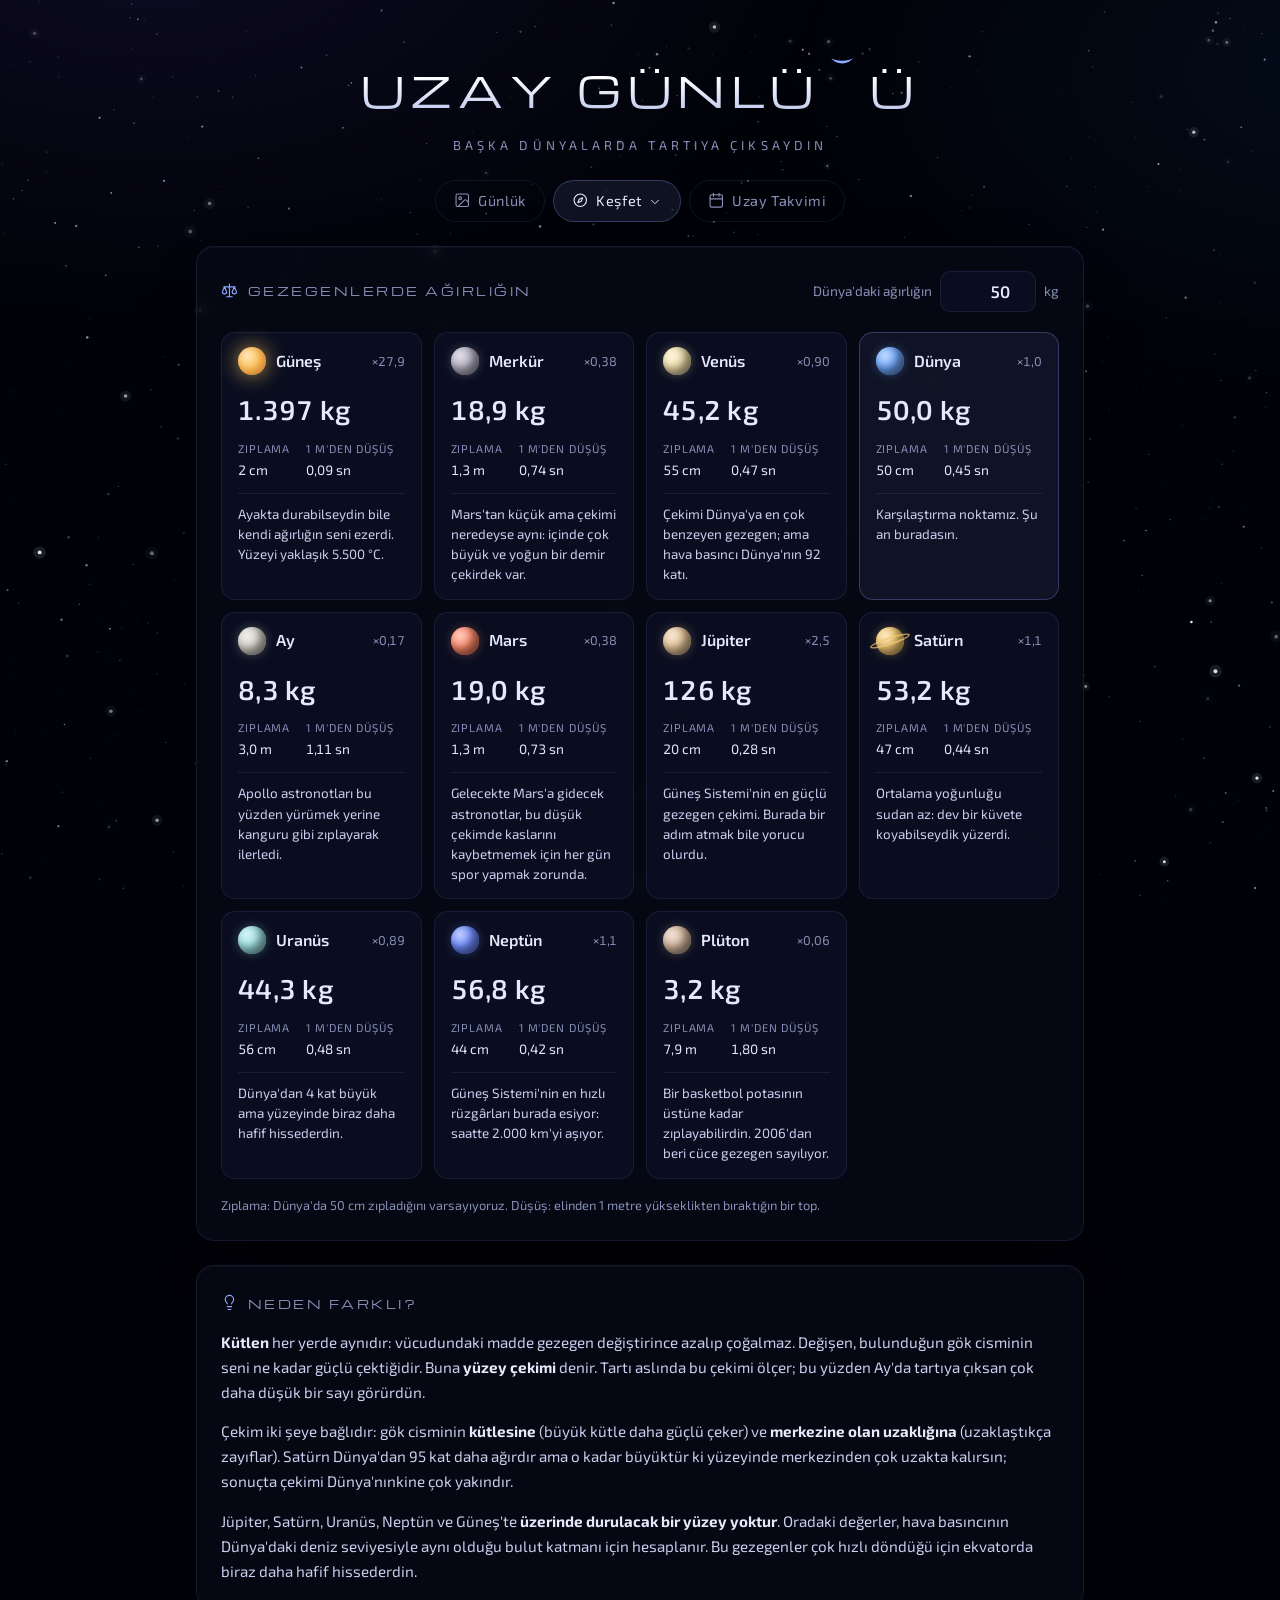
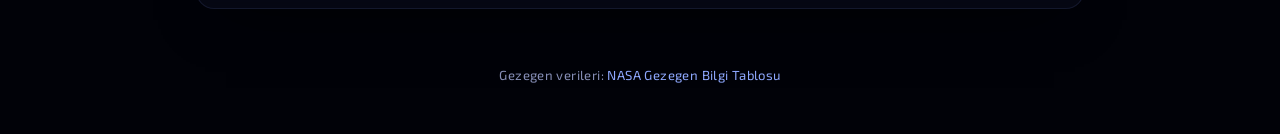
<file: frontend/agirlik.html>
<!DOCTYPE html>
<html lang="tr">
<head>
  <meta charset="UTF-8">
  <meta name="viewport" content="width=device-width, initial-scale=1.0">
  <title>Gezegenlerde Ağırlığın · Uzay Günlüğü</title>
  <meta name="theme-color" content="#010208">
  <!-- Uygulama (PWA): kimlik kartı ve ikonlar -->
  <link rel="manifest" href="manifest.json">
  <link rel="icon" href="ikonlar/ikon.svg" type="image/svg+xml">
  <link rel="apple-touch-icon" href="ikonlar/ikon-180.png">
  <link rel="preconnect" href="https://fonts.googleapis.com">
  <link rel="preconnect" href="https://fonts.gstatic.com" crossorigin>
  <link href="https://fonts.googleapis.com/css2?family=Exo+2:ital,wght@0,400;0,500;0,600;0,700;1,400&family=Michroma&display=swap" rel="stylesheet">
  <link rel="stylesheet" href="style.css?v=17">
</head>
<body>
  <header class="ust">
    <h1 aria-label="Uzay Günlüğü">Uzay Günlü<span class="hilalli-g" aria-hidden="true">G</span>ü</h1>
    <p class="alt-baslik">Başka dünyalarda tartıya çıksaydın</p>
    <nav class="menu">
      <a href="index.html"><span data-ikon="fotograf"></span>Günlük</a>
      <details class="menu-grup">
        <summary class="aktif"><span data-ikon="pusula"></span>Keşfet<span data-ikon="asagi" class="menu-ok"></span></summary>
        <div class="menu-acilir">
          <a href="agirlik.html" class="aktif" aria-current="page"><span data-ikon="terazi"></span>Ağırlık</a>
          <a href="asteroitler.html"><span data-ikon="asteroit"></span>Asteroitler</a>
          <a href="gokyuzu.html"><span data-ikon="hilal"></span>Bu Gece</a>
          <a href="dogumgunu.html"><span data-ikon="pasta"></span>Doğum Günü</a>
          <a href="dunya.html"><span data-ikon="dunya"></span>Dünya</a>
          <a href="gokharitasi.html"><span data-ikon="takimyildiz"></span>Gök Haritası</a>
          <a href="iss.html"><span data-ikon="iss"></span>ISS</a>
          <a href="sondalar.html"><span data-ikon="uydu"></span>Sondalar</a>
          <a href="yas.html"><span data-ikon="kumsaati"></span>Yaşın</a>
        </div>
      </details>
      <a href="events.html"><span data-ikon="takvim"></span>Uzay Takvimi</a>
    </nav>
  </header>

  <main class="icerik">
    <section class="kart">
      <div class="kart-ust">
        <h2 class="bolum-basligi"><span data-ikon="terazi"></span>Gezegenlerde Ağırlığın</h2>
        <label class="tarih-secici agirlik-girisi">
          <span>Dünya'daki ağırlığın</span>
          <input type="number" id="agirlik" min="1" max="1000" step="0.1" value="50" inputmode="decimal">
          <span>kg</span>
        </label>
      </div>

      <div id="cisimler" class="cisim-izgara" aria-live="polite"></div>
      <p class="soluk kucuk-not">Zıplama: Dünya'da 50 cm zıpladığını varsayıyoruz. Düşüş: elinden 1 metre yükseklikten bıraktığın bir top.</p>
    </section>

    <section class="kart">
      <h2 class="bolum-basligi"><span data-ikon="bilgi"></span>Neden Farklı?</h2>
      <div class="aciklama-metni">
        <p><strong>Kütlen</strong> her yerde aynıdır: vücudundaki madde gezegen değiştirince azalıp çoğalmaz.
          Değişen, bulunduğun gök cisminin seni ne kadar güçlü çektiğidir. Buna <strong>yüzey çekimi</strong> denir.
          Tartı aslında bu çekimi ölçer; bu yüzden Ay'da tartıya çıksan çok daha düşük bir sayı görürdün.</p>
        <p>Çekim iki şeye bağlıdır: gök cisminin <strong>kütlesine</strong> (büyük kütle daha güçlü çeker) ve
          <strong>merkezine olan uzaklığına</strong> (uzaklaştıkça zayıflar). Satürn Dünya'dan 95 kat daha ağırdır ama o kadar
          büyüktür ki yüzeyinde merkezinden çok uzakta kalırsın; sonuçta çekimi Dünya'nınkine çok yakındır.</p>
        <p>Jüpiter, Satürn, Uranüs, Neptün ve Güneş'te <strong>üzerinde durulacak bir yüzey yoktur</strong>. Oradaki değerler,
          hava basıncının Dünya'daki deniz seviyesiyle aynı olduğu bulut katmanı için hesaplanır. Bu gezegenler çok hızlı
          döndüğü için ekvatorda biraz daha hafif hissederdin.</p>
      </div>
    </section>
  </main>

  <footer class="alt">
    Gezegen verileri: <a href="https://nssdc.gsfc.nasa.gov/planetary/factsheet/" target="_blank" rel="noopener">NASA Gezegen Bilgi Tablosu</a>
  </footer>

  <script src="ortak.js?v=17"></script>
  <script src="agirlik.js?v=17"></script>
</body>
</html>
</file>
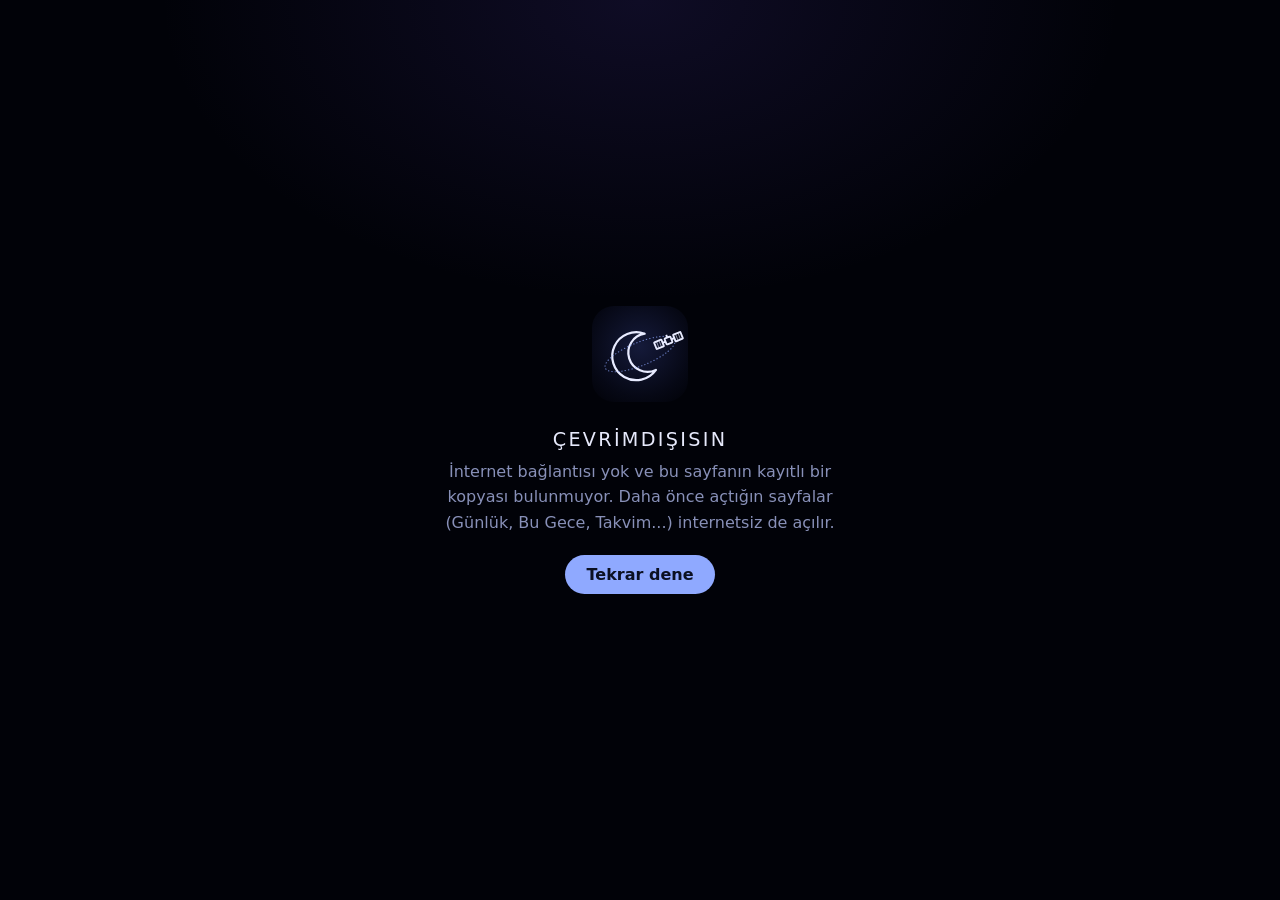
<file: frontend/cevrimdisi.html>
<!DOCTYPE html>
<html lang="tr">
<head>
  <meta charset="UTF-8">
  <meta name="viewport" content="width=device-width, initial-scale=1.0">
  <title>Çevrimdışı · Uzay Günlüğü</title>
  <meta name="theme-color" content="#010208">
  <link rel="icon" href="ikonlar/ikon.svg" type="image/svg+xml">
  <!-- Bu sayfa internet yokken açılır: dış dosyalara (font, CSS) güvenemeyiz, her şey burada -->
  <style>
    html { background: #010208; }
    body {
      margin: 0;
      min-height: 100vh;
      display: grid;
      place-items: center;
      padding: 24px;
      box-sizing: border-box;
      color: #e6e9fb;
      font-family: system-ui, -apple-system, "Segoe UI", sans-serif;
      text-align: center;
      background: radial-gradient(800px 500px at 50% 0%, rgba(78, 58, 170, 0.18), transparent 60%);
    }
    main { max-width: 420px; }
    img { width: 96px; height: 96px; border-radius: 22px; }
    h1 { font-weight: 500; letter-spacing: 0.12em; text-transform: uppercase; font-size: 1.2rem; margin: 22px 0 8px; }
    p { color: #8890b8; line-height: 1.6; margin: 0 0 20px; }
    button {
      font: inherit;
      color: #0b1022;
      background: #8fa9ff;
      border: 0;
      border-radius: 999px;
      padding: 10px 22px;
      font-weight: 600;
      cursor: pointer;
    }
  </style>
</head>
<body>
  <main>
    <img src="ikonlar/ikon.svg" alt="">
    <h1>Çevrimdışısın</h1>
    <p>İnternet bağlantısı yok ve bu sayfanın kayıtlı bir kopyası bulunmuyor.
      Daha önce açtığın sayfalar (Günlük, Bu Gece, Takvim...) internetsiz de açılır.</p>
    <button onclick="location.reload()">Tekrar dene</button>
  </main>
</body>
</html>
</file>
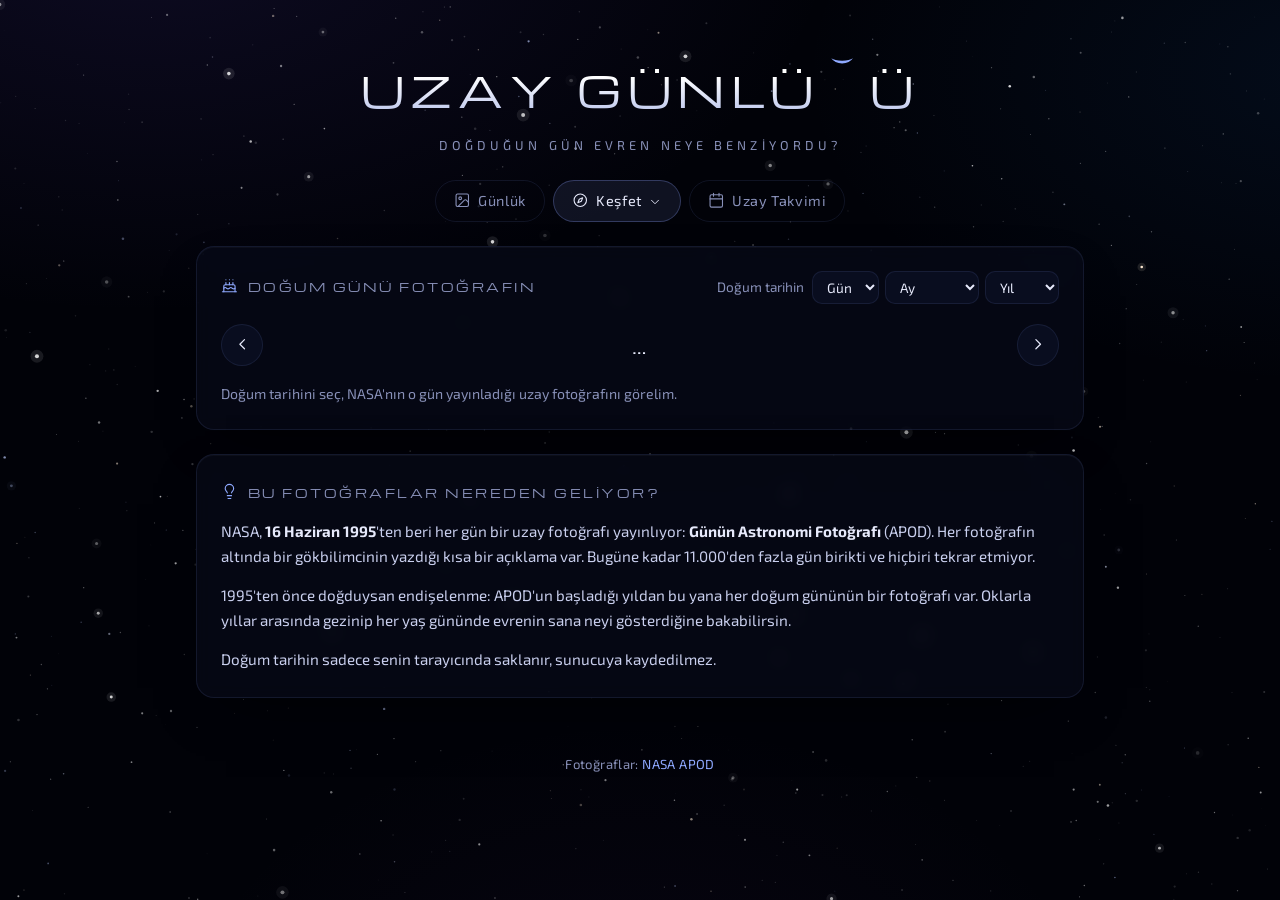
<file: frontend/dogumgunu.html>
<!DOCTYPE html>
<html lang="tr">
<head>
  <meta charset="UTF-8">
  <meta name="viewport" content="width=device-width, initial-scale=1.0">
  <title>Doğum Günü Fotoğrafın · Uzay Günlüğü</title>
  <meta name="theme-color" content="#010208">
  <!-- Uygulama (PWA): kimlik kartı ve ikonlar -->
  <link rel="manifest" href="manifest.json">
  <link rel="icon" href="ikonlar/ikon.svg" type="image/svg+xml">
  <link rel="apple-touch-icon" href="ikonlar/ikon-180.png">
  <link rel="preconnect" href="https://fonts.googleapis.com">
  <link rel="preconnect" href="https://fonts.gstatic.com" crossorigin>
  <link href="https://fonts.googleapis.com/css2?family=Exo+2:ital,wght@0,400;0,500;0,600;0,700;1,400&family=Michroma&display=swap" rel="stylesheet">
  <link rel="stylesheet" href="style.css?v=17">
</head>
<body>
  <header class="ust">
    <h1 aria-label="Uzay Günlüğü">Uzay Günlü<span class="hilalli-g" aria-hidden="true">G</span>ü</h1>
    <p class="alt-baslik">Doğduğun gün evren neye benziyordu?</p>
    <nav class="menu">
      <a href="index.html"><span data-ikon="fotograf"></span>Günlük</a>
      <details class="menu-grup">
        <summary class="aktif"><span data-ikon="pusula"></span>Keşfet<span data-ikon="asagi" class="menu-ok"></span></summary>
        <div class="menu-acilir">
          <a href="agirlik.html"><span data-ikon="terazi"></span>Ağırlık</a>
          <a href="asteroitler.html"><span data-ikon="asteroit"></span>Asteroitler</a>
          <a href="gokyuzu.html"><span data-ikon="hilal"></span>Bu Gece</a>
          <a href="dogumgunu.html" class="aktif" aria-current="page"><span data-ikon="pasta"></span>Doğum Günü</a>
          <a href="dunya.html"><span data-ikon="dunya"></span>Dünya</a>
          <a href="gokharitasi.html"><span data-ikon="takimyildiz"></span>Gök Haritası</a>
          <a href="iss.html"><span data-ikon="iss"></span>ISS</a>
          <a href="sondalar.html"><span data-ikon="uydu"></span>Sondalar</a>
          <a href="yas.html"><span data-ikon="kumsaati"></span>Yaşın</a>
        </div>
      </details>
      <a href="events.html"><span data-ikon="takvim"></span>Uzay Takvimi</a>
    </nav>
  </header>

  <main class="icerik">
    <section class="kart">
      <div class="kart-ust">
        <h2 class="bolum-basligi"><span data-ikon="pasta"></span>Doğum Günü Fotoğrafın</h2>
        <label class="tarih-secici">
          <span>Doğum tarihin</span>
          <input type="date" id="dogum-tarihi" min="1900-01-01">
        </label>
      </div>

      <!-- Yıl seçici: ‹ 2003 · 8. yaş günün › -->
      <div class="ay-secici dogum-yil-secici" id="yil-secici" hidden>
        <button id="onceki-yil" class="ok-butonu" aria-label="Önceki doğum günü"><span data-ikon="sol"></span></button>
        <h2 id="yil-basligi">…</h2>
        <button id="sonraki-yil" class="ok-butonu" aria-label="Sonraki doğum günü"><span data-ikon="sag"></span></button>
      </div>

      <div id="dogum-not"></div>
      <div id="dogum-icerik" aria-live="polite">
        <p class="soluk dogum-bos">Doğum tarihini seç, NASA'nın o gün yayınladığı uzay fotoğrafını görelim.</p>
      </div>
    </section>

    <section class="kart">
      <h2 class="bolum-basligi"><span data-ikon="bilgi"></span>Bu Fotoğraflar Nereden Geliyor?</h2>
      <div class="aciklama-metni">
        <p>NASA, <strong>16 Haziran 1995</strong>'ten beri her gün bir uzay fotoğrafı yayınlıyor:
          <strong>Günün Astronomi Fotoğrafı</strong> (APOD). Her fotoğrafın altında bir gökbilimcinin yazdığı kısa bir açıklama var.
          Bugüne kadar 11.000'den fazla gün birikti ve hiçbiri tekrar etmiyor.</p>
        <p>1995'ten önce doğduysan endişelenme: APOD'un başladığı yıldan bu yana her doğum gününün bir fotoğrafı var.
          Oklarla yıllar arasında gezinip her yaş gününde evrenin sana neyi gösterdiğine bakabilirsin.</p>
        <p class="soluk">Doğum tarihin sadece senin tarayıcında saklanır, sunucuya kaydedilmez.</p>
      </div>
    </section>
  </main>

  <footer class="alt">
    Fotoğraflar: <a href="https://science.nasa.gov/apod/" target="_blank" rel="noopener">NASA APOD</a>
  </footer>

  <script src="ortak.js?v=17"></script>
  <script src="dogumgunu.js?v=17"></script>
</body>
</html>
</file>
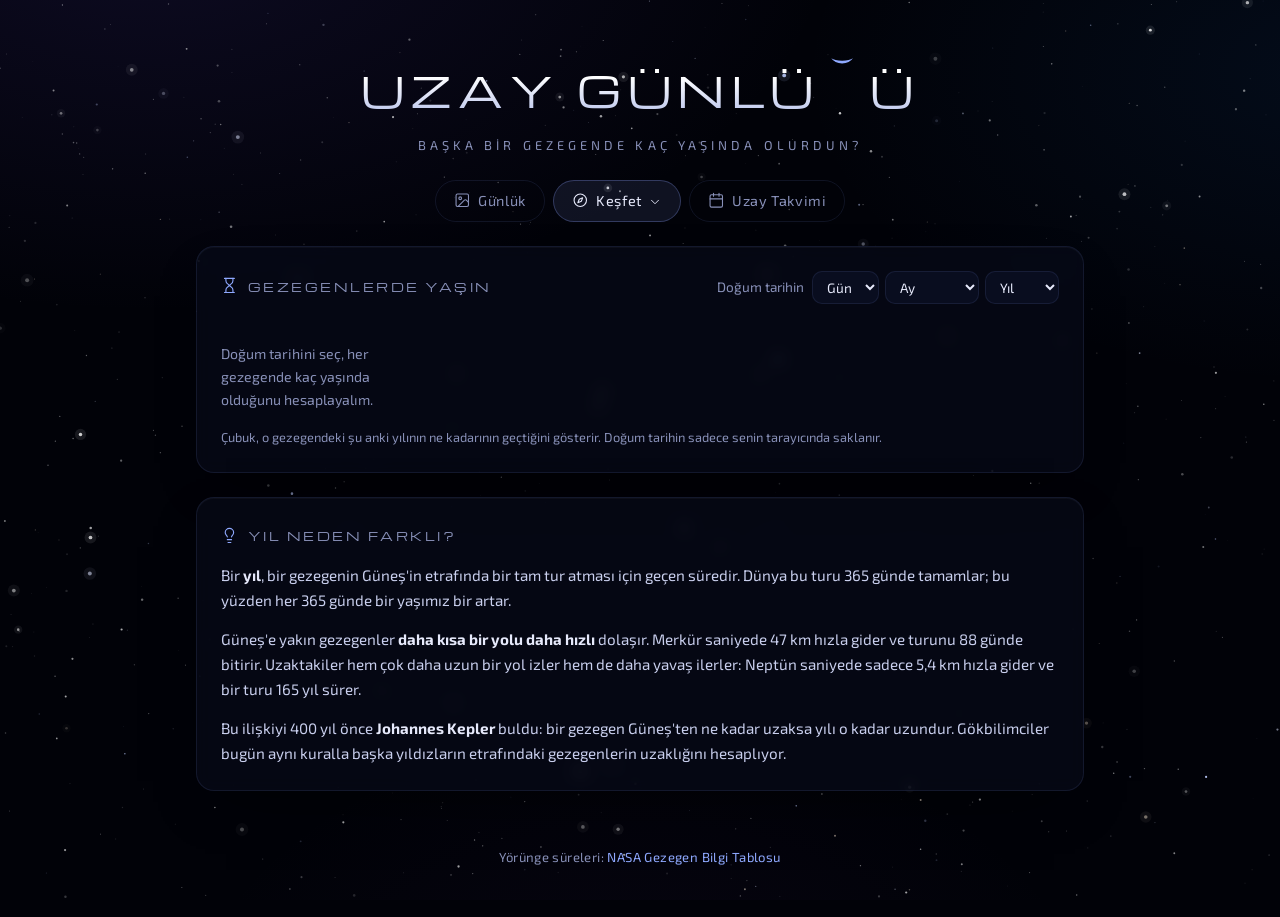
<file: frontend/yas.html>
<!DOCTYPE html>
<html lang="tr">
<head>
  <meta charset="UTF-8">
  <meta name="viewport" content="width=device-width, initial-scale=1.0">
  <title>Gezegenlerde Yaşın · Uzay Günlüğü</title>
  <meta name="theme-color" content="#010208">
  <!-- Uygulama (PWA): kimlik kartı ve ikonlar -->
  <link rel="manifest" href="manifest.json">
  <link rel="icon" href="ikonlar/ikon.svg" type="image/svg+xml">
  <link rel="apple-touch-icon" href="ikonlar/ikon-180.png">
  <link rel="preconnect" href="https://fonts.googleapis.com">
  <link rel="preconnect" href="https://fonts.gstatic.com" crossorigin>
  <link href="https://fonts.googleapis.com/css2?family=Exo+2:ital,wght@0,400;0,500;0,600;0,700;1,400&family=Michroma&display=swap" rel="stylesheet">
  <link rel="stylesheet" href="style.css?v=17">
</head>
<body>
  <header class="ust">
    <h1 aria-label="Uzay Günlüğü">Uzay Günlü<span class="hilalli-g" aria-hidden="true">G</span>ü</h1>
    <p class="alt-baslik">Başka bir gezegende kaç yaşında olurdun?</p>
    <nav class="menu">
      <a href="index.html"><span data-ikon="fotograf"></span>Günlük</a>
      <details class="menu-grup">
        <summary class="aktif"><span data-ikon="pusula"></span>Keşfet<span data-ikon="asagi" class="menu-ok"></span></summary>
        <div class="menu-acilir">
          <a href="agirlik.html"><span data-ikon="terazi"></span>Ağırlık</a>
          <a href="asteroitler.html"><span data-ikon="asteroit"></span>Asteroitler</a>
          <a href="gokyuzu.html"><span data-ikon="hilal"></span>Bu Gece</a>
          <a href="dogumgunu.html"><span data-ikon="pasta"></span>Doğum Günü</a>
          <a href="dunya.html"><span data-ikon="dunya"></span>Dünya</a>
          <a href="gokharitasi.html"><span data-ikon="takimyildiz"></span>Gök Haritası</a>
          <a href="iss.html"><span data-ikon="iss"></span>ISS</a>
          <a href="sondalar.html"><span data-ikon="uydu"></span>Sondalar</a>
          <a href="yas.html" class="aktif" aria-current="page"><span data-ikon="kumsaati"></span>Yaşın</a>
        </div>
      </details>
      <a href="events.html"><span data-ikon="takvim"></span>Uzay Takvimi</a>
    </nav>
  </header>

  <main class="icerik">
    <section class="kart">
      <div class="kart-ust">
        <h2 class="bolum-basligi"><span data-ikon="kumsaati"></span>Gezegenlerde Yaşın</h2>
        <label class="tarih-secici">
          <span>Doğum tarihin</span>
          <input type="date" id="dogum-tarihi" min="1900-01-01">
        </label>
      </div>

      <div id="yas-ozet" class="yas-ozet" hidden></div>
      <div id="gezegenler" class="cisim-izgara" aria-live="polite">
        <p class="soluk">Doğum tarihini seç, her gezegende kaç yaşında olduğunu hesaplayalım.</p>
      </div>
      <p class="soluk kucuk-not">Çubuk, o gezegendeki şu anki yılının ne kadarının geçtiğini gösterir. Doğum tarihin sadece senin tarayıcında saklanır.</p>
    </section>

    <section class="kart">
      <h2 class="bolum-basligi"><span data-ikon="bilgi"></span>Yıl Neden Farklı?</h2>
      <div class="aciklama-metni">
        <p>Bir <strong>yıl</strong>, bir gezegenin Güneş'in etrafında bir tam tur atması için geçen süredir.
          Dünya bu turu 365 günde tamamlar; bu yüzden her 365 günde bir yaşımız bir artar.</p>
        <p>Güneş'e yakın gezegenler <strong>daha kısa bir yolu daha hızlı</strong> dolaşır. Merkür saniyede 47 km hızla gider ve turunu
          88 günde bitirir. Uzaktakiler hem çok daha uzun bir yol izler hem de daha yavaş ilerler: Neptün saniyede sadece 5,4 km
          hızla gider ve bir turu 165 yıl sürer.</p>
        <p>Bu ilişkiyi 400 yıl önce <strong>Johannes Kepler</strong> buldu: bir gezegen Güneş'ten ne kadar uzaksa yılı o kadar uzundur.
          Gökbilimciler bugün aynı kuralla başka yıldızların etrafındaki gezegenlerin uzaklığını hesaplıyor.</p>
      </div>
    </section>
  </main>

  <footer class="alt">
    Yörünge süreleri: <a href="https://nssdc.gsfc.nasa.gov/planetary/factsheet/" target="_blank" rel="noopener">NASA Gezegen Bilgi Tablosu</a>
  </footer>

  <script src="ortak.js?v=17"></script>
  <script src="yas.js?v=17"></script>
</body>
</html>
</file>
<file: frontend/style.css>
/* =====================================================================
   Uzay Günlüğü - tema
   Renkler ve fontlar tek yerde (CSS değişkenleri). Bir şeyi değiştirmek için
   genelde sadece buradaki değeri değiştirmek yeter.
   ===================================================================== */
:root {
  /* Derin uzay: neredeyse siyah, çok hafif lacivert */
  --arka-plan: #010208;
  --kart: rgba(7, 10, 24, 0.72);
  --kart-ic: rgba(14, 19, 42, 0.55);
  --kenar: rgba(140, 160, 255, 0.11);
  --kenar-guclu: rgba(140, 160, 255, 0.28);
  --yazi: #e6e9fb;
  --soluk-yazi: #8890b8;
  --vurgu: #8fa9ff;
  --vurgu-koyu: #0b1022;

  /* Olay türü renkleri */
  --gokyuzu: #b9a2ff;
  --firlatma: #ffa274;
  --etkinlik: #66d9c8;

  /* Durum renkleri */
  --yesil: #5fe0a5;
  --kirmizi: #ff7a86;
  --sari: #f3c86f;
  --mavi: #7cc7ff;
  --gri: #7d86ad;

  /* Fontlar: başlıklarda geniş, "uzay ajansı" havalı Michroma; metinde okunaklı Exo 2 */
  --baslik-font: "Michroma", "Exo 2", system-ui, sans-serif;
  --metin-font: "Exo 2", system-ui, -apple-system, "Segoe UI", sans-serif;
}

* { box-sizing: border-box; }

/* Arka plan html'de: body'ye verirsek, z-index:-1 olan yıldız tuvalinin ÜSTÜNE çizilip onu örter.
   Katman sırası (arkadan öne): html arka planı -> yıldız tuvali -> sayfa içeriği */
html {
  min-height: 100%;
  /* Çok hafif bulutsu (nebula) parıltıları: uzayın tamamen düz siyah olmaması için */
  background:
    radial-gradient(1100px 620px at 12% -8%, rgba(78, 58, 170, 0.16), transparent 62%),
    radial-gradient(900px 520px at 105% 8%, rgba(24, 92, 170, 0.11), transparent 60%),
    radial-gradient(800px 600px at 50% 120%, rgba(90, 40, 140, 0.08), transparent 60%),
    var(--arka-plan);
  background-attachment: fixed;
}

body {
  margin: 0;
  min-height: 100vh;
  background: transparent;
  color: var(--yazi);
  font-family: var(--metin-font);
  font-size: 16px;
  line-height: 1.65;
  -webkit-font-smoothing: antialiased;
}

/* Hareketli yıldızların çizildiği tuval (ortak.js) */
.yildiz-tuvali {
  position: fixed;
  inset: 0;
  width: 100%;
  height: 100%;
  z-index: -1;
  pointer-events: none;
}

a { color: var(--vurgu); text-decoration: none; }
a:hover { text-decoration: underline; text-underline-offset: 3px; }

/* SVG ikonlar: yazıyla aynı boyda ve renkte */
.ikon { width: 1.15em; height: 1.15em; flex: none; vertical-align: -0.2em; }

/* ===== Üst kısım ===== */
.ust { text-align: center; padding: 56px 16px 24px; }
.ust h1 {
  margin: 0;
  font-family: var(--baslik-font);
  font-weight: 400;
  font-size: clamp(1.5rem, 5vw, 2.6rem);
  letter-spacing: 0.14em;
  text-transform: uppercase;
  background: linear-gradient(180deg, #ffffff 30%, #a9b6e8);
  -webkit-background-clip: text;
  background-clip: text;
  color: transparent;
}
/* Başlıktaki Ğ: harfin şapkası yerine ince, mavi bir hilal.
   HTML'de şapkasız G yazılı; hilali buradaki ::before çiziyor.
   left'teki -0.07em: harften sonraki harf aralığının (0.14em) yarısı, hilal harfin tam ortasına gelsin diye. */
.hilalli-g { position: relative; }
.hilalli-g::before {
  content: "";
  position: absolute;
  left: calc(50% - 0.07em);
  top: -0.08em;
  width: 0.62em;
  height: 0.28em;
  transform: translateX(-50%);
  background: url("data:image/svg+xml,%3Csvg xmlns='http://www.w3.org/2000/svg' viewBox='0 0 40 18'%3E%3Cpath d='M2 2 A20 15 0 0 0 38 2 A20 7 0 0 1 2 2 Z' fill='%238fa9ff'/%3E%3C/svg%3E") center / contain no-repeat;
  pointer-events: none;
}
.alt-baslik {
  margin: 10px 0 0;
  color: var(--soluk-yazi);
  font-size: 0.8rem;
  letter-spacing: 0.32em;
  text-transform: uppercase;
}

/* ===== Menü ===== */
.menu { display: flex; justify-content: center; gap: 8px; margin-top: 24px; flex-wrap: wrap; }
.menu a, .menu summary {
  display: inline-flex;
  align-items: center;
  gap: 8px;
  color: var(--soluk-yazi);
  padding: 8px 18px;
  border-radius: 999px;
  border: 1px solid var(--kenar);
  font-size: 0.9rem;
  letter-spacing: 0.04em;
  transition: color 0.2s, border-color 0.2s, background 0.2s;
}
.menu a:hover, .menu summary:hover { color: var(--yazi); border-color: var(--kenar-guclu); text-decoration: none; }
.menu a.aktif, .menu summary.aktif { color: var(--yazi); border-color: var(--kenar-guclu); background: rgba(143, 169, 255, 0.1); }

/* Açılır grup ("Keşfet ▾"): <details> + <summary> */
.menu-grup { position: relative; }
.menu summary { cursor: pointer; list-style: none; user-select: none; }
.menu summary::-webkit-details-marker { display: none; }   /* tarayıcının kendi üçgenini gizle */
.menu-ok .ikon { width: 14px; height: 14px; margin-left: -2px; transition: transform 0.2s; }
.menu-grup[open] .menu-ok .ikon { transform: rotate(180deg); }
.menu-grup[open] summary { color: var(--yazi); border-color: var(--kenar-guclu); }
.menu-acilir {
  position: absolute;
  top: calc(100% + 8px);
  left: 50%;
  transform: translateX(-50%);
  z-index: 50;
  min-width: 190px;
  display: flex;
  flex-direction: column;
  gap: 4px;
  padding: 8px;
  background: rgba(7, 10, 24, 0.96);
  border: 1px solid var(--kenar-guclu);
  border-radius: 16px;
  box-shadow: 0 16px 40px rgba(0, 0, 0, 0.55);
  backdrop-filter: blur(10px);
  -webkit-backdrop-filter: blur(10px);
  animation: menu-acil 0.16s ease-out;
}
.menu-acilir a { border-color: transparent; border-radius: 10px; padding: 10px 14px; }
.menu-acilir a:hover { background: rgba(143, 169, 255, 0.08); border-color: transparent; }
.menu-acilir a.aktif { border-color: transparent; background: rgba(143, 169, 255, 0.14); }
@keyframes menu-acil { from { opacity: 0; transform: translate(-50%, -4px); } }
@media (prefers-reduced-motion: reduce) { .menu-acilir { animation: none; } }

/* ===== Alt kısım ===== */
.alt { text-align: center; padding: 32px 16px 48px; color: var(--soluk-yazi); font-size: 0.82rem; letter-spacing: 0.03em; }

/* ===== İçerik alanı ve kartlar ===== */
.icerik { max-width: 920px; margin: 0 auto; padding: 0 16px; }

.kart {
  background: var(--kart);
  border: 1px solid var(--kenar);
  border-radius: 18px;
  padding: 24px;
  margin-bottom: 24px;
  backdrop-filter: blur(8px);
  -webkit-backdrop-filter: blur(8px);
  box-shadow: 0 20px 60px -30px rgba(0, 0, 0, 0.9), inset 0 1px 0 rgba(255, 255, 255, 0.03);
}

.kart-ust {
  display: flex;
  justify-content: space-between;
  align-items: center;
  flex-wrap: wrap;
  gap: 12px;
  margin-bottom: 20px;
}

/* Bölüm başlıkları: küçük, büyük harf, geniş aralıklı */
.bolum-basligi {
  display: inline-flex;
  align-items: center;
  gap: 10px;
  margin: 0;
  font-family: var(--baslik-font);
  font-weight: 400;
  font-size: 0.78rem;
  letter-spacing: 0.2em;
  text-transform: uppercase;
  color: var(--soluk-yazi);
}
.bolum-basligi .ikon { color: var(--vurgu); width: 1.35em; height: 1.35em; }

/* ===== Form elemanları ===== */
.tarih-secici { display: flex; align-items: center; gap: 8px; flex-wrap: wrap; color: var(--soluk-yazi); font-size: 0.85rem; }
/* Gün · Ay · Yıl listeleri (ortak.js -> tarihSeciciKur) */
.tarih-uclu { display: inline-flex; gap: 6px; }
.tarih-secici input,
.tarih-uclu select {
  background: var(--kart-ic);
  color: var(--yazi);
  border: 1px solid var(--kenar);
  border-radius: 10px;
  padding: 6px 10px;
  font: inherit;
  color-scheme: dark;
}

/* ===== Günün fotoğrafı ===== */
.medya img {
  width: 100%;
  max-height: 72vh;
  object-fit: contain;
  display: block;
  border-radius: 12px;
  background: #000;
  cursor: zoom-in;
}
.apod-baslik { margin: 20px 0 4px; font-size: 1.55rem; font-weight: 600; line-height: 1.3; }
.apod-bilgi { margin: 0 0 14px; color: var(--soluk-yazi); font-size: 0.88rem; display: flex; align-items: center; gap: 6px; flex-wrap: wrap; }
.apod-aciklama { margin: 0; color: #cfd4f0; }
.devam-linki { display: inline-flex; align-items: center; gap: 6px; margin-top: 16px; font-size: 0.9rem; }

/* Türkçenin altındaki İngilizce orijinal */
.orijinal {
  margin-top: 22px;
  padding-top: 18px;
  border-top: 1px solid var(--kenar);
  color: var(--soluk-yazi);
  font-size: 0.93rem;
}
.orijinal-baslik {
  margin: 0 0 8px;
  font-size: 0.72rem;
  font-weight: 600;
  letter-spacing: 0.16em;
  text-transform: uppercase;
  color: var(--soluk-yazi);
}
.orijinal-baslik span { color: var(--yazi); letter-spacing: normal; text-transform: none; font-size: 0.95rem; margin-left: 6px; }

/* Bilgi / uyarı kutusu */
.not {
  display: flex;
  gap: 10px;
  align-items: flex-start;
  background: rgba(243, 200, 111, 0.07);
  border: 1px solid rgba(243, 200, 111, 0.25);
  color: var(--sari);
  border-radius: 12px;
  padding: 10px 14px;
  margin-bottom: 14px;
  font-size: 0.9rem;
}
.not .ikon { margin-top: 0.2em; }

/* ===== Günün Bilgisi ===== */
.bilgi-karti {
  position: relative;
  overflow: hidden;
  background:
    radial-gradient(500px 200px at 0% 0%, rgba(143, 169, 255, 0.13), transparent 70%),
    var(--kart);
}
.bilgi-ust { display: flex; justify-content: space-between; align-items: center; gap: 12px; flex-wrap: wrap; }
.bilgi-metni { margin: 14px 0 0; font-size: 1.12rem; line-height: 1.6; }

.etiket {
  display: inline-flex;
  align-items: center;
  gap: 6px;
  border: 1px solid var(--kenar-guclu);
  color: var(--soluk-yazi);
  border-radius: 999px;
  padding: 1px 10px;
  font-size: 0.74rem;
  letter-spacing: 0.05em;
}

/* ===== Haberler ===== */
.haber-izgara {
  display: grid;
  grid-template-columns: repeat(auto-fill, minmax(260px, 1fr));
  gap: 16px;
}
.haber {
  display: flex;
  flex-direction: column;
  background: var(--kart-ic);
  border: 1px solid var(--kenar);
  border-radius: 14px;
  overflow: hidden;
  color: inherit;
  transition: transform 0.2s, border-color 0.2s;
}
.haber:hover { transform: translateY(-3px); border-color: var(--kenar-guclu); text-decoration: none; }
.haber img { width: 100%; aspect-ratio: 16 / 9; object-fit: cover; background: #000; }
.haber-govde { padding: 14px 16px 16px; }
.haber-govde h3 { margin: 6px 0 8px; font-size: 1rem; font-weight: 600; line-height: 1.4; }
.haber-meta { margin: 0; color: var(--vurgu); font-size: 0.74rem; letter-spacing: 0.08em; text-transform: uppercase; }
.haber-ozet {
  margin: 0;
  color: var(--soluk-yazi);
  font-size: 0.88rem;
  display: -webkit-box;
  -webkit-line-clamp: 3;
  -webkit-box-orient: vertical;
  overflow: hidden;
}
.haber-orijinal { margin: 10px 0 0; color: var(--gri); font-size: 0.76rem; font-style: italic; }

/* ===== Uzay Takvimi: üst kontrol kartı ===== */
.ay-secici { display: flex; align-items: center; justify-content: space-between; gap: 12px; }
.ay-secici h2 {
  margin: 0;
  font-family: var(--baslik-font);
  font-weight: 400;
  font-size: clamp(1rem, 3.4vw, 1.35rem);
  letter-spacing: 0.12em;
  text-transform: uppercase;
}

.ok-butonu, .filtre, .gorunum, .hatirlatmalarim-butonu, .hatirlat-butonu, .kucuk-buton, .ana-buton {
  display: inline-flex;
  align-items: center;
  justify-content: center;
  gap: 7px;
  background: var(--kart-ic);
  color: var(--yazi);
  border: 1px solid var(--kenar);
  border-radius: 999px;
  font: inherit;
  cursor: pointer;
  transition: border-color 0.2s, background 0.2s, color 0.2s;
}
.ok-butonu:hover, .filtre:hover, .hatirlatmalarim-butonu:hover, .hatirlat-butonu:hover, .kucuk-buton:hover {
  border-color: var(--kenar-guclu);
}
.ok-butonu { width: 42px; height: 42px; }

.arac-cubugu { display: flex; justify-content: space-between; align-items: center; gap: 8px; flex-wrap: wrap; margin-top: 20px; }

.gorunum-secici { display: inline-flex; border: 1px solid var(--kenar); border-radius: 999px; overflow: hidden; }
.gorunum { border: 0; border-radius: 0; background: transparent; color: var(--soluk-yazi); padding: 7px 16px; font-size: 0.88rem; }
.gorunum.aktif { background: rgba(143, 169, 255, 0.14); color: var(--yazi); }

.hatirlatmalarim-butonu { padding: 7px 16px; font-size: 0.88rem; }

.filtreler { display: flex; flex-wrap: wrap; gap: 8px; margin: 16px 0 10px; }
.filtre { padding: 6px 14px; font-size: 0.86rem; color: var(--soluk-yazi); }
.filtre.aktif { background: var(--vurgu); color: var(--vurgu-koyu); border-color: var(--vurgu); font-weight: 600; }
.filtre[data-tur="gokyuzu"] .ikon { color: var(--gokyuzu); }
.filtre[data-tur="firlatma"] .ikon { color: var(--firlatma); }
.filtre[data-tur="etkinlik"] .ikon { color: var(--etkinlik); }
.filtre.aktif .ikon { color: inherit; }

.secenek { display: inline-flex; align-items: center; gap: 8px; color: var(--soluk-yazi); font-size: 0.88rem; cursor: pointer; }
.secenek input { accent-color: var(--vurgu); }
.aciklama-notu { margin: 8px 0 0; color: var(--gri); font-size: 0.78rem; }

/* ===== Liste görünümü ===== */
.gun-grubu { margin-bottom: 28px; }
.gun-grubu.gecmis { opacity: 0.5; }
.gun-basligi {
  margin: 0 0 12px;
  display: flex;
  align-items: center;
  gap: 10px;
  font-size: 0.8rem;
  font-weight: 600;
  letter-spacing: 0.14em;
  text-transform: uppercase;
  color: var(--soluk-yazi);
}
.gun-basligi::after { content: ""; flex: 1; height: 1px; background: var(--kenar); }
.gun-basligi .etiket { color: var(--vurgu); border-color: var(--vurgu); }

.olay {
  --tur-rengi: var(--vurgu);
  display: flex;
  gap: 16px;
  background: var(--kart);
  border: 1px solid var(--kenar);
  border-radius: 14px;
  padding: 16px;
  margin-bottom: 10px;
  position: relative;
  overflow: hidden;
  backdrop-filter: blur(6px);
  -webkit-backdrop-filter: blur(6px);
}
/* Sol kenarda ince, renkli bir ışık şeridi: olay türünü gösterir */
.olay::before {
  content: "";
  position: absolute;
  left: 0; top: 12px; bottom: 12px;
  width: 2px;
  border-radius: 2px;
  background: var(--tur-rengi);
  box-shadow: 0 0 12px var(--tur-rengi);
}
.olay-gokyuzu { --tur-rengi: var(--gokyuzu); }
.olay-firlatma { --tur-rengi: var(--firlatma); }
.olay-etkinlik { --tur-rengi: var(--etkinlik); }

.olay-gorsel, .olay-ikon { flex: 0 0 72px; width: 72px; height: 72px; border-radius: 12px; }
.olay-gorsel { object-fit: cover; background: #000; }
.olay-ikon {
  display: grid;
  place-items: center;
  color: var(--tur-rengi);
  background: radial-gradient(circle at 50% 40%, color-mix(in srgb, var(--tur-rengi) 16%, transparent), transparent 70%);
  border: 1px solid var(--kenar);
}
.olay-ikon .ikon { width: 34px; height: 34px; }

.olay-govde { flex: 1; min-width: 0; }
.olay-govde h4 { margin: 4px 0 4px; font-size: 1.02rem; font-weight: 600; display: flex; gap: 8px; align-items: center; }
.olay-govde h4 .ikon { color: var(--tur-rengi); }
.olay-meta { margin: 0; display: flex; flex-wrap: wrap; gap: 8px; align-items: center; }
.olay-saat { color: var(--yazi); font-weight: 600; font-size: 0.88rem; font-variant-numeric: tabular-nums; letter-spacing: 0.04em; }
.olay-alt { margin: 0 0 6px; color: var(--soluk-yazi); font-size: 0.82rem; }
.olay-aciklama { margin: 0 0 8px; font-size: 0.9rem; color: #c9cfee; }
.olay-linki { display: inline-flex; align-items: center; gap: 6px; font-size: 0.86rem; }

/* Durum etiketi: renkli nokta + yazı */
.durum {
  --durum-rengi: var(--gri);
  display: inline-flex;
  align-items: center;
  gap: 6px;
  font-size: 0.74rem;
  color: var(--durum-rengi);
  border: 1px solid color-mix(in srgb, var(--durum-rengi) 35%, transparent);
  border-radius: 999px;
  padding: 1px 10px 1px 8px;
}
.durum::before {
  content: "";
  width: 6px; height: 6px;
  border-radius: 50%;
  background: var(--durum-rengi);
  box-shadow: 0 0 6px var(--durum-rengi);
}
.durum-basarili { --durum-rengi: var(--yesil); }
.durum-basarisiz { --durum-rengi: var(--kirmizi); }
.durum-kismen, .durum-beklemede { --durum-rengi: var(--sari); }
.durum-hazir, .durum-ucusta { --durum-rengi: var(--mavi); }
.durum-ucusta::before { animation: nabiz 1.4s ease-in-out infinite; }
.durum-gorunur { --durum-rengi: var(--yesil); }
@keyframes nabiz { 50% { opacity: 0.25; } }

@media (max-width: 480px) {
  .olay { gap: 12px; padding: 14px; }
  .olay-gorsel, .olay-ikon { flex-basis: 52px; width: 52px; height: 52px; }
  .olay-ikon .ikon { width: 26px; height: 26px; }
}

/* ===== Hatırlatmalar ===== */
.hatirlat-butonu { margin-top: 10px; padding: 4px 12px; font-size: 0.8rem; color: var(--soluk-yazi); }
.hatirlat-butonu.kurulu { color: var(--yesil); border-color: color-mix(in srgb, var(--yesil) 40%, transparent); }
.kucuk-buton { padding: 4px 12px; font-size: 0.8rem; }
.ana-buton {
  width: 100%;
  margin-top: 10px;
  padding: 11px;
  background: var(--vurgu);
  color: var(--vurgu-koyu);
  border-color: var(--vurgu);
  font-weight: 700;
  letter-spacing: 0.03em;
}
.ana-buton:hover { filter: brightness(1.08); }

.secenekler { display: flex; flex-direction: column; gap: 8px; }
.secenek-satiri {
  display: flex;
  align-items: center;
  gap: 10px;
  padding: 10px 14px;
  border: 1px solid var(--kenar);
  border-radius: 12px;
  cursor: pointer;
}
.secenek-satiri:has(input:checked) { border-color: var(--vurgu); background: rgba(143, 169, 255, 0.07); }
.secenek-satiri input { accent-color: var(--vurgu); }
.secenek-satiri.pasif { opacity: 0.4; cursor: not-allowed; }
.secenek-satiri .ikon { color: var(--yesil); }
.secenek-satiri .kucuk-buton { margin-left: auto; }
.form-mesaji { color: var(--soluk-yazi); font-size: 0.9rem; min-height: 1em; }

.hatirlatma-satiri {
  display: flex;
  justify-content: space-between;
  align-items: center;
  gap: 12px;
  padding: 12px 0;
  border-bottom: 1px solid var(--kenar);
}
.hatirlatma-satiri strong { display: inline-flex; align-items: center; gap: 8px; font-weight: 600; }
.hatirlatma-satiri strong .ikon { color: var(--vurgu); }

/* ===== Aylık takvim tablosu ===== */
.takvim-karti { padding: 14px; }
.takvim { display: grid; grid-template-columns: repeat(7, minmax(0, 1fr)); gap: 5px; }
.takvim-baslik {
  text-align: center;
  color: var(--gri);
  font-size: 0.7rem;
  font-weight: 600;
  letter-spacing: 0.16em;
  text-transform: uppercase;
  padding: 4px 0 10px;
}
.hucre {
  min-height: 112px;
  background: rgba(10, 14, 32, 0.5);
  border: 1px solid var(--kenar);
  border-radius: 10px;
  padding: 5px;
  display: flex;
  flex-direction: column;
  gap: 3px;
  min-width: 0;
}
.hucre.bos { background: transparent; border-color: transparent; }
.hucre.gecmis { opacity: 0.45; }
.hucre.bugun { border-color: var(--vurgu); box-shadow: 0 0 0 1px var(--vurgu) inset, 0 0 18px -6px var(--vurgu); }
.gun-no { font-size: 0.78rem; color: var(--soluk-yazi); padding: 0 3px; font-variant-numeric: tabular-nums; }
.hucre.bugun .gun-no { color: var(--vurgu); font-weight: 700; }

.cip, .daha {
  --tur-rengi: var(--vurgu);
  display: flex;
  align-items: center;
  gap: 4px;
  width: 100%;
  border: 0;
  border-radius: 5px;
  background: color-mix(in srgb, var(--tur-rengi) 13%, transparent);
  color: var(--yazi);
  font: inherit;
  font-size: 0.7rem;
  line-height: 1.3;
  padding: 3px 5px;
  text-align: left;
  cursor: pointer;
}
.cip .ikon { color: var(--tur-rengi); width: 1.1em; height: 1.1em; }
.cip:hover { background: color-mix(in srgb, var(--tur-rengi) 26%, transparent); }
.cip-gokyuzu { --tur-rengi: var(--gokyuzu); }
.cip-firlatma { --tur-rengi: var(--firlatma); }
.cip-etkinlik { --tur-rengi: var(--etkinlik); }
.cip-metin { overflow: hidden; text-overflow: ellipsis; white-space: nowrap; }
.daha { background: transparent; color: var(--vurgu); }

@media (max-width: 640px) {
  .takvim-karti { padding: 6px; }
  .takvim { gap: 2px; }
  .hucre { min-height: 62px; padding: 3px; flex-direction: row; flex-wrap: wrap; align-content: flex-start; }
  .hucre.dolu { cursor: pointer; }
  .gun-no { width: 100%; }
  .cip { display: inline-flex; width: auto; padding: 0; background: none; pointer-events: none; }
  .cip-metin, .daha { display: none; }
}

/* ===== Ayrıntı penceresi ===== */
.detay-penceresi {
  width: min(580px, calc(100vw - 32px));
  max-height: 85vh;
  background: rgba(8, 11, 26, 0.96);
  color: var(--yazi);
  border: 1px solid var(--kenar-guclu);
  border-radius: 18px;
  padding: 24px;
  box-shadow: 0 30px 80px -20px rgba(0, 0, 0, 0.9);
}
.detay-penceresi::backdrop { background: rgba(1, 2, 8, 0.75); backdrop-filter: blur(4px); }
.detay-penceresi h4 {
  margin: 18px 0 4px;
  color: var(--gri);
  font-size: 0.72rem;
  letter-spacing: 0.16em;
  text-transform: uppercase;
}
.detay-penceresi .olay { backdrop-filter: none; -webkit-backdrop-filter: none; }
.detay-penceresi code { background: rgba(255, 255, 255, 0.07); padding: 1px 5px; border-radius: 4px; font-size: 0.85em; }
.kapat {
  float: right;
  display: grid;
  place-items: center;
  width: 34px; height: 34px;
  margin: -6px -6px 0 0;
  background: none;
  border: 1px solid transparent;
  border-radius: 50%;
  color: var(--soluk-yazi);
  cursor: pointer;
}
.kapat:hover { color: var(--yazi); border-color: var(--kenar); }

/* ===== Bu Gece Gökyüzü ===== */
.konum-karti { padding: 16px 20px; }
.konum-satiri { display: flex; justify-content: space-between; align-items: center; gap: 12px; flex-wrap: wrap; }
.konum-satiri select {
  background: var(--kart-ic);
  color: var(--yazi);
  border: 1px solid var(--kenar);
  border-radius: 10px;
  padding: 6px 10px;
  font: inherit;
  color-scheme: dark;
}
.konum-satiri .kucuk-buton { padding: 6px 14px; font-size: 0.86rem; }
.konum-karti .aciklama-notu { margin-top: 10px; }

/* Ay ve Güneş kartları yan yana; dar ekranda alt alta */
.iki-sutun { display: grid; grid-template-columns: repeat(auto-fit, minmax(300px, 1fr)); gap: 0 24px; align-items: start; }

.ay-ust { display: flex; align-items: center; gap: 20px; margin: 18px 0 8px; }
.ay-cizimi { width: 112px; height: 112px; flex: none; filter: drop-shadow(0 0 18px rgba(240, 236, 220, 0.18)); }
.buyuk-deger { margin: 0; font-size: 1.3rem; font-weight: 600; line-height: 1.3; }
.soluk { margin: 2px 0 0; color: var(--soluk-yazi); font-size: 0.88rem; }

/* Etiket - değer tablosu (dl = tanım listesi) */
.bilgi-tablosu { display: grid; grid-template-columns: auto 1fr; gap: 8px 16px; margin: 18px 0 0; font-size: 0.92rem; }
.bilgi-tablosu dt { color: var(--soluk-yazi); }
.bilgi-tablosu dd { margin: 0; font-variant-numeric: tabular-nums; text-align: right; }
.bilgi-tablosu small { display: block; color: var(--gri); font-size: 0.78rem; }
#gunes-icerik .not { margin: 18px 0 0; }

.gozlem-notu {
  margin: 18px 0 0;
  padding: 10px 14px;
  border-left: 2px solid var(--vurgu);
  background: rgba(143, 169, 255, 0.06);
  border-radius: 0 10px 10px 0;
  font-size: 0.88rem;
  color: #c9cfee;
}

/* Gezegen renkleri: ikon ve gece çubuğu bu renkte */
.gezegen-satiri { --gezegen-rengi: var(--vurgu); padding: 14px 0; border-top: 1px solid var(--kenar); }
.gezegen-merkur { --gezegen-rengi: #b8b4c8; }
.gezegen-venus { --gezegen-rengi: #f5e3b0; }
.gezegen-mars { --gezegen-rengi: #ff8a6b; }
.gezegen-jupiter { --gezegen-rengi: #e8c59a; }
.gezegen-saturn { --gezegen-rengi: #f3c86f; }
.gezegen-satiri.gorunmuyor { opacity: 0.5; display: flex; align-items: center; justify-content: space-between; gap: 12px; flex-wrap: wrap; }
.gezegen-satiri.gorunmuyor .soluk { margin: 0; }
.gezegen-adi { display: flex; align-items: center; gap: 10px; font-size: 1rem; }
.gezegen-adi .ikon { color: var(--gezegen-rengi); width: 1.4em; height: 1.4em; }
.gezegen-adi strong { font-weight: 600; }
.gezegen-ayrinti { margin: 6px 0 0; font-size: 0.9rem; color: #c9cfee; }

/* Gece çizelgesi: sol uç gün batımı, sağ uç gün doğumu */
.cizelge-ust { margin-bottom: 6px; }
.cizelge-uclar { display: flex; justify-content: space-between; color: var(--soluk-yazi); font-size: 0.78rem; }
.cizelge-uclar .ikon { color: var(--sari); }
.cizelge-saatler { position: relative; height: 18px; margin-top: 4px; }
.cizelge-saatler span {
  position: absolute;
  transform: translateX(-50%);
  color: var(--gri);
  font-size: 0.7rem;
  font-variant-numeric: tabular-nums;
}
.gece-cubugu {
  position: relative;
  height: 8px;
  margin-top: 10px;
  border-radius: 999px;
  /* Kenarlarda alacakaranlık (hafif mavi), ortada koyu gece */
  background: linear-gradient(90deg, rgba(124, 150, 255, 0.28), rgba(20, 26, 56, 0.9) 18%, rgba(20, 26, 56, 0.9) 82%, rgba(124, 150, 255, 0.28));
}
.gorunur-aralik {
  position: absolute;
  top: 0; bottom: 0;
  border-radius: 999px;
  background: color-mix(in srgb, var(--gezegen-rengi) 55%, transparent);
}
.en-iyi-nokta {
  position: absolute;
  top: 50%;
  width: 12px; height: 12px;
  border-radius: 50%;
  transform: translate(-50%, -50%);
  background: var(--gezegen-rengi);
  box-shadow: 0 0 10px var(--gezegen-rengi);
}
#gezegen-karti .aciklama-notu { margin-top: 14px; }

/* ===== ISS ===== */
.harita {
  height: 440px;
  border-radius: 12px;
  border: 1px solid var(--kenar);
  background: #0a0d1c;   /* harita karoları yüklenene kadar */
  z-index: 0;            /* Leaflet'in katmanları sayfanın geri kalanının üstüne taşmasın */
}
@media (max-width: 640px) { .harita { height: 300px; } }

/* Leaflet'in açık renkli parçalarını koyu temaya uydur */
.leaflet-container { font-family: var(--metin-font); }
.leaflet-control-attribution { background: rgba(1, 2, 8, 0.7) !important; color: var(--gri) !important; font-size: 0.66rem; }
.leaflet-control-attribution a { color: var(--soluk-yazi) !important; }
.leaflet-bar a { background: var(--kart-ic) !important; color: var(--yazi) !important; border-color: var(--kenar) !important; }
.leaflet-bar { border: 1px solid var(--kenar) !important; }
.leaflet-control-layers { background: rgba(8, 11, 26, 0.92) !important; color: var(--yazi); border: 1px solid var(--kenar) !important; border-radius: 10px !important; }
.leaflet-control-layers-toggle { filter: invert(1) hue-rotate(180deg); }

.iss-isareti { color: #fff; filter: drop-shadow(0 0 6px rgba(255, 162, 116, 0.9)); }
.iss-isareti .ikon { width: 40px; height: 40px; }

.harita-aciklamasi { display: flex; flex-wrap: wrap; gap: 6px 18px; margin: 10px 2px 0; color: var(--soluk-yazi); font-size: 0.78rem; }
.harita-aciklamasi span { display: inline-flex; align-items: center; gap: 6px; }
.harita-aciklamasi .cizgi { width: 22px; height: 0; border-top: 2px solid; }
.harita-aciklamasi .cizgi.gecmis { border-color: #8fa9ff; border-top-style: dashed; opacity: 0.7; }
.harita-aciklamasi .cizgi.gelecek { border-color: #ffa274; }
.harita-aciklamasi .kutu { width: 14px; height: 10px; border-radius: 2px; background: rgba(0, 0, 16, 0.6); border: 1px solid var(--kenar-guclu); }

/* Sayı kutuları: Enlem, Boylam, Hız ... */
.deger-izgara { display: grid; grid-template-columns: repeat(auto-fill, minmax(125px, 1fr)); gap: 10px; margin-top: 16px; }
.deger-izgara > div { background: var(--kart-ic); border: 1px solid var(--kenar); border-radius: 12px; padding: 10px 14px; }
.deger-izgara span { display: block; color: var(--soluk-yazi); font-size: 0.74rem; letter-spacing: 0.08em; text-transform: uppercase; }
.deger-izgara strong { font-weight: 600; font-variant-numeric: tabular-nums; }
.deger-izgara .durum { text-transform: none; letter-spacing: normal; display: inline-flex; margin-top: 2px; }
.deger-izgara .hata, .deger-izgara .yukleniyor { grid-column: 1 / -1; }

/* Astronot kartları */
.astronot-izgara { display: grid; grid-template-columns: repeat(auto-fill, minmax(250px, 1fr)); gap: 10px; margin-bottom: 26px; }
.astronot {
  display: flex;
  gap: 12px;
  align-items: center;
  background: var(--kart-ic);
  border: 1px solid var(--kenar);
  border-radius: 14px;
  padding: 10px;
  min-width: 0;
}
.astronot img, .astronot-yer-tutucu {
  flex: none;
  width: 56px; height: 56px;
  border-radius: 50%;
  object-fit: cover;
  background: #000;
  border: 1px solid var(--kenar-guclu);
}
.astronot-yer-tutucu { display: grid; place-items: center; color: var(--soluk-yazi); }
.astronot strong { display: block; font-weight: 600; line-height: 1.3; }
.astronot strong a { color: var(--yazi); }
.astronot .soluk { margin: 0; font-size: 0.8rem; }
.astronot-gorev { color: var(--etkinlik); font-size: 0.76rem; letter-spacing: 0.04em; }

/* ===== ISS'i Gör: geçişler ===== */
#gecis-karti .konum-satiri { margin-bottom: 4px; }
.gecis {
  display: flex;
  gap: 18px;
  align-items: center;
  padding: 16px 0;
  border-top: 1px solid var(--kenar);
}
.gecis:first-child { margin-top: 12px; }
.gokyuzu-diyagrami { flex: none; width: 120px; height: 120px; }
.gokyuzu-diyagrami .ufuk { fill: rgba(20, 26, 56, 0.6); stroke: var(--kenar-guclu); }
.gokyuzu-diyagrami .halka { fill: none; stroke: var(--kenar); stroke-dasharray: 2 2; }
.gokyuzu-diyagrami text { fill: var(--gri); font-size: 6px; text-anchor: middle; font-family: var(--metin-font); }
.gokyuzu-diyagrami .yol { fill: none; stroke: var(--firlatma); stroke-width: 2; stroke-linecap: round; stroke-linejoin: round; }
.gokyuzu-diyagrami .bas { fill: var(--firlatma); opacity: 0.6; }
.gokyuzu-diyagrami .son { fill: #fff; filter: drop-shadow(0 0 3px var(--firlatma)); }
.gecis-govde { flex: 1; min-width: 0; }
.gecis-zaman { margin: 0 0 6px; display: flex; flex-wrap: wrap; align-items: baseline; gap: 4px 10px; }
.gecis-zaman strong { font-size: 1.35rem; font-weight: 600; font-variant-numeric: tabular-nums; }
.gecis-zaman span:not(.etiket) { color: var(--soluk-yazi); }
.gecis-adimlari { list-style: none; margin: 0 0 6px; padding: 0; font-size: 0.9rem; color: #c9cfee; }
.gecis-adimlari li { display: flex; gap: 10px; padding: 2px 0; }
.adim-saat { flex: none; width: 3.2em; color: var(--soluk-yazi); font-variant-numeric: tabular-nums; }
#sonraki-gecis:empty { display: none; }
@media (max-width: 480px) {
  .gecis { flex-direction: column; align-items: flex-start; gap: 10px; }
}

/* ===== Asteroitler ===== */
.deger-izgara small { display: block; color: var(--gri); font-size: 0.74rem; overflow: hidden; text-overflow: ellipsis; white-space: nowrap; }

.cizelge-aciklamasi { display: flex; flex-wrap: wrap; gap: 6px 18px; margin-bottom: 8px; color: var(--soluk-yazi); font-size: 0.78rem; }
.cizelge-aciklamasi span { display: inline-flex; align-items: center; gap: 6px; }
.cizelge-aciklamasi .nokta { width: 10px; height: 10px; border-radius: 50%; }
.cizelge-aciklamasi .nokta.normal { background: var(--vurgu); }
.cizelge-aciklamasi .nokta.tehlikeli { background: var(--kirmizi); }

.uzaklik-cizelgesi { overflow-x: auto; }
.uzaklik-cizelgesi svg { display: block; width: 100%; min-width: 560px; height: auto; font-family: var(--metin-font); }
.uzaklik-cizelgesi .izgara { stroke: var(--kenar); stroke-dasharray: 2 4; }
.uzaklik-cizelgesi .ay-cizgisi { stroke: #e8e4d4; stroke-opacity: 0.45; stroke-dasharray: 4 3; }
.uzaklik-cizelgesi .satir-cizgisi { stroke: var(--kenar); }
.uzaklik-cizelgesi .eksen { fill: var(--gri); font-size: 11px; text-anchor: middle; }
.uzaklik-cizelgesi .eksen.sola { text-anchor: start; }
.uzaklik-cizelgesi .ay-yazisi { fill: #e8e4d4; font-weight: 600; }
.uzaklik-cizelgesi .gun-etiketi { fill: var(--soluk-yazi); font-size: 11px; text-anchor: end; }
.uzaklik-cizelgesi .dunya { fill: #5aa0ff; }
.uzaklik-cizelgesi .dogrudan-etiket { fill: var(--yazi); font-size: 11px; text-anchor: middle; font-weight: 600; }
.asteroit-noktasi { cursor: pointer; outline: none; }
.asteroit-noktasi .isabet { fill: transparent; }
/* 2 px'lik koyu halka: üst üste binen noktalar birbirinden ayrılsın */
.asteroit-noktasi .nokta { fill: var(--vurgu); fill-opacity: 0.85; stroke: #0a0d1c; stroke-width: 2; }
.asteroit-noktasi.tehlikeli .nokta { fill: var(--kirmizi); }
.asteroit-noktasi:hover .nokta, .asteroit-noktasi:focus .nokta { fill-opacity: 1; stroke: var(--yazi); }

.ipucu {
  position: absolute;
  z-index: 10;
  max-width: 260px;
  display: flex;
  flex-direction: column;
  gap: 2px;
  padding: 10px 12px;
  background: rgba(8, 11, 26, 0.96);
  border: 1px solid var(--kenar-guclu);
  border-radius: 10px;
  box-shadow: 0 12px 30px -10px rgba(0, 0, 0, 0.9);
  font-size: 0.82rem;
  color: var(--soluk-yazi);
  pointer-events: none;
}
.ipucu strong { color: var(--yazi); font-weight: 600; }
.ipucu[hidden] { display: none; }

.bilgi-notu { color: #d9cfa8; }
.bilgi-notu strong { color: var(--sari); }
.tehlike-etiketi { color: var(--kirmizi); border-color: color-mix(in srgb, var(--kirmizi) 45%, transparent); }
.tehlike-etiketi .ikon { width: 1em; height: 1em; }

.asteroit-izgara { display: grid; grid-template-columns: repeat(auto-fill, minmax(260px, 1fr)); gap: 10px; margin-bottom: 24px; }
.asteroit {
  background: var(--kart-ic);
  border: 1px solid var(--kenar);
  border-left: 2px solid var(--vurgu);
  border-radius: 12px;
  padding: 12px 14px;
  min-width: 0;
}
.asteroit.tehlikeli { border-left-color: var(--kirmizi); }
.asteroit.gecti { opacity: 0.5; }
.asteroit header { display: flex; flex-wrap: wrap; align-items: center; gap: 6px 8px; }
.asteroit header strong { font-weight: 600; margin-right: auto; }
.asteroit header strong a { color: var(--yazi); }
.asteroit .soluk { margin: 2px 0 8px; font-size: 0.8rem; }
.asteroit dl { display: grid; grid-template-columns: auto 1fr; gap: 4px 12px; margin: 0; font-size: 0.86rem; }
.asteroit dt { color: var(--soluk-yazi); }
.asteroit dd { margin: 0; font-variant-numeric: tabular-nums; }
.asteroit dd small { display: block; color: var(--gri); font-size: 0.76rem; }

/* ===== Dünya'nın Fotoğrafı ===== */
.dunya-oynatici { max-width: 560px; margin: 0 auto; }
.dunya-cerceve {
  position: relative;
  aspect-ratio: 1;
  border-radius: 50%;
  /* Dünya'nın etrafında hafif mavi atmosfer ışıltısı */
  box-shadow: 0 0 60px -10px rgba(124, 199, 255, 0.35);
  background: #000;
  overflow: hidden;
}
/* Tuval: fotoğraflar dunya.js'de çiziliyor (büyütme de orada yapılıyor) */
.dunya-cerceve canvas { width: 100%; height: 100%; display: block; }
.dunya-durum { position: absolute; inset: 0; display: grid; place-items: center; padding: 24px; background: rgba(1, 2, 8, 0.75); }
.dunya-durum[hidden] { display: none; }
.dunya-kontrol { display: flex; align-items: center; gap: 12px; margin-top: 18px; }
.dunya-kontrol input[type="range"] { flex: 1; accent-color: var(--vurgu); }

.onizlemeler { display: flex; gap: 8px; overflow-x: auto; padding: 18px 2px 6px; scrollbar-width: thin; }
.onizleme {
  position: relative;
  flex: none;
  display: flex;
  flex-direction: column;
  align-items: center;
  gap: 4px;
  padding: 6px;
  background: var(--kart-ic);
  border: 1px solid var(--kenar);
  border-radius: 12px;
  color: var(--soluk-yazi);
  font: inherit;
  font-size: 0.72rem;
  font-variant-numeric: tabular-nums;
  cursor: pointer;
}
.onizleme img { width: 56px; height: 56px; border-radius: 50%; display: block; }
.onizleme.secili { border-color: var(--vurgu); color: var(--yazi); background: rgba(143, 169, 255, 0.12); }
.onizleme em {
  position: absolute;
  top: 4px; right: 4px;
  font-style: normal;
  font-size: 0.6rem;
  font-weight: 700;
  color: var(--vurgu-koyu);
  background: var(--yesil);
  border-radius: 4px;
  padding: 0 3px;
}
.aciklama-metni p { margin: 14px 0 0; color: #c9cfee; font-size: 0.95rem; }
.aciklama-metni strong { color: var(--yazi); }

/* ===== Uygulama (PWA) ===== */
.yukle-butonu {
  display: inline-flex;
  align-items: center;
  gap: 8px;
  padding: 8px 18px;
  border-radius: 999px;
  border: 1px solid var(--vurgu);
  background: rgba(143, 169, 255, 0.12);
  color: var(--yazi);
  font: inherit;
  font-size: 0.9rem;
  cursor: pointer;
}
.yukle-butonu:hover { background: rgba(143, 169, 255, 0.22); }
.ios-notu { display: flex; justify-content: center; align-items: center; gap: 6px; margin: 14px 0 0; flex-wrap: wrap; }

.cevrimdisi-seridi {
  display: none;
  position: sticky;
  top: 0;
  z-index: 20;
  justify-content: center;
  align-items: center;
  gap: 8px;
  padding: 8px 16px;
  background: rgba(243, 200, 111, 0.14);
  border-bottom: 1px solid rgba(243, 200, 111, 0.35);
  color: var(--sari);
  font-size: 0.86rem;
  backdrop-filter: blur(6px);
  -webkit-backdrop-filter: blur(6px);
}
.cevrimdisi-seridi.gorunur { display: flex; }

/* Uygulama olarak açılınca (adres çubuğu yok) telefonun üst çentiğine yer bırak */
@media (display-mode: standalone) {
  .ust { padding-top: max(56px, calc(env(safe-area-inset-top) + 24px)); }
}

/* ===== Yükleniyor / hata ===== */
.yukleniyor, .hata {
  display: flex;
  flex-direction: column;
  align-items: center;
  gap: 10px;
  text-align: center;
  padding: 44px 0;
  color: var(--soluk-yazi);
  font-size: 0.92rem;
}
.yukleniyor small, .hata small { color: var(--gri); font-size: 0.8rem; }
.hata { color: var(--kirmizi); }
.hata .ikon { width: 26px; height: 26px; }
.yukleniyor-halka {
  width: 28px; height: 28px;
  border-radius: 50%;
  border: 2px solid var(--kenar);
  border-top-color: var(--vurgu);
  animation: don 0.9s linear infinite;
}
@keyframes don { to { transform: rotate(360deg); } }
.haber-izgara .yukleniyor, .haber-izgara .hata { grid-column: 1 / -1; }

/* Hareket istemeyen kullanıcılar için animasyonları kapat */
@media (prefers-reduced-motion: reduce) {
  *, *::before { animation: none !important; transition: none !important; }
}

/* ===== Gezegenlerde Ağırlığın ===== */
/* Ekranda görünmeyen ama ekran okuyucunun okuduğu yazı */
.gizli { position: absolute; width: 1px; height: 1px; overflow: hidden; clip: rect(0 0 0 0); white-space: nowrap; }
.kucuk-not { margin-top: 16px; font-size: 0.8rem; }

.agirlik-girisi input { width: 96px; font-size: 1.05rem; font-weight: 600; text-align: right; font-variant-numeric: tabular-nums; }
.agirlik-girisi input[aria-invalid="true"] { border-color: var(--kirmizi); }

.cisim-izgara { display: grid; grid-template-columns: repeat(auto-fill, minmax(200px, 1fr)); gap: 12px; }
.cisim {
  --renk: var(--vurgu);
  display: flex;
  flex-direction: column;
  background: var(--kart-ic);
  border: 1px solid var(--kenar);
  border-radius: 14px;
  padding: 14px 16px;
}
.cisim.buradasin { border-color: var(--kenar-guclu); background: rgba(143, 169, 255, 0.08); }
.cisim-ust { display: flex; align-items: center; gap: 10px; }
.cisim-ust h3 { margin: 0; font-size: 1rem; font-weight: 600; flex: 1; }
.cisim-oran { color: var(--soluk-yazi); font-size: 0.8rem; font-variant-numeric: tabular-nums; }

/* Küçük gezegen: rengin üstüne ışık lekesi + gölge = küre gibi görünür */
.cisim-diski {
  position: relative;
  flex: none;
  width: 28px;
  height: 28px;
  border-radius: 50%;
  background: radial-gradient(circle at 32% 30%, rgba(255, 255, 255, 0.55), transparent 50%), var(--renk);
  box-shadow: inset -5px -5px 9px rgba(0, 0, 0, 0.55), 0 0 14px -5px var(--renk);
}
.cisim-saturn .cisim-diski::after {   /* Satürn'ün halkası */
  content: "";
  position: absolute;
  inset: 10px -7px;
  border: 2px solid rgba(243, 200, 111, 0.7);
  border-radius: 50%;
  transform: rotate(-18deg);
}
.cisim-gunes .cisim-diski { box-shadow: inset -3px -3px 8px rgba(160, 60, 0, 0.5), 0 0 22px -2px var(--renk); }

.cisim-agirlik { margin: 12px 0 8px; font-size: 1.7rem; font-weight: 600; font-variant-numeric: tabular-nums; letter-spacing: 0.01em; }
.cisim-degerler { display: flex; gap: 16px; margin: 0; font-size: 0.85rem; }
.cisim-degerler dt { color: var(--soluk-yazi); font-size: 0.7rem; letter-spacing: 0.08em; text-transform: uppercase; }
.cisim-degerler dd { margin: 0; font-variant-numeric: tabular-nums; }
.cisim-bilgi { margin: 12px 0 0; padding-top: 10px; border-top: 1px solid var(--kenar); color: #c9cfee; font-size: 0.84rem; line-height: 1.5; }

.cisim-gunes { --renk: #ffc861; }
.cisim-merkur { --renk: #b8b4c8; }
.cisim-venus { --renk: #f5e3b0; }
.cisim-dunya { --renk: #6fa8ff; }
.cisim-ay { --renk: #d9d6cc; }
.cisim-mars { --renk: #ff8a6b; }
.cisim-jupiter { --renk: #e8c59a; }
.cisim-saturn { --renk: #f3c86f; }
.cisim-uranus { --renk: #9fe3e6; }
.cisim-neptun { --renk: #6f8cff; }
.cisim-pluton { --renk: #d8b9a0; }

/* ===== Gök Haritası ===== */
.harita-secenekleri { display: flex; gap: 14px; flex-wrap: wrap; }
.gok-cerceve { position: relative; max-width: 720px; margin: 0 auto; aspect-ratio: 1; }
.gok-cerceve canvas { width: 100%; height: 100%; display: block; cursor: pointer; touch-action: manipulation; }
.gok-cerceve .dunya-durum { border-radius: 50%; }
.gok-zaman { display: flex; align-items: center; gap: 12px; max-width: 720px; margin: 16px auto 0; }
.gok-zaman input[type="range"] { flex: 1; accent-color: var(--vurgu); }
.gok-saat { min-width: 92px; text-align: right; font-variant-numeric: tabular-nums; font-weight: 600; }
.gok-zaman + .aciklama-notu { max-width: 720px; margin-left: auto; margin-right: auto; }
.secili-bilgi {
  max-width: 720px;
  margin: 16px auto 0;
  padding: 12px 16px;
  background: var(--kart-ic);
  border: 1px solid var(--kenar);
  border-left: 2px solid var(--gokyuzu);
  border-radius: 12px;
  font-size: 0.92rem;
  min-height: 48px;
}
.secili-bilgi p { margin: 6px 0 0; color: #c9cfee; }
.secili-ad { font-size: 1.05rem; }
#gorunen-gezegenler { max-width: 720px; margin-left: auto; margin-right: auto; grid-template-columns: repeat(auto-fill, minmax(160px, 1fr)); }
.gorunen-yok { grid-column: 1 / -1; }
@media (max-width: 480px) {
  .gok-cerceve { margin: 0 -14px; }   /* telefonda harita kartın kenarlarına kadar uzansın */
}

/* ===== Doğum Günü Fotoğrafın ===== */
.dogum-yil-secici { margin-bottom: 16px; }
.ok-butonu:disabled { opacity: 0.35; cursor: default; }
.dogum-bos { margin: 8px 0 0; }
.dogum-zaman {
  display: flex; align-items: center; gap: 6px;
  margin: 0 0 12px; color: var(--soluk-yazi); font-size: 0.85rem;
}
.dogum-zaman .ikon { color: var(--vurgu); }

/* ===== Gezegenlerde Yaşın ===== */
.yas-ozet {
  display: grid; grid-template-columns: repeat(auto-fit, minmax(220px, 1fr)); gap: 12px;
  margin-bottom: 16px;
}
.yas-ozet > div {
  display: flex; flex-direction: column; gap: 2px;
  background: var(--kart-ic); border: 1px solid var(--kenar); border-radius: 14px; padding: 12px 16px;
}
.yas-ozet-sayi { font-size: 1.45rem; font-weight: 600; font-variant-numeric: tabular-nums; }
.yas-ozet .soluk { font-size: 0.85rem; }
.yas-birim { font-size: 0.85rem; font-weight: 400; color: var(--soluk-yazi); }
.yas-cubuk { height: 6px; border-radius: 99px; background: rgba(255, 255, 255, 0.07); overflow: hidden; }
.yas-cubuk span { display: block; height: 100%; border-radius: inherit; background: var(--renk); box-shadow: 0 0 10px -2px var(--renk); }
.yas-sonraki { margin: 10px 0 0; font-size: 0.86rem; line-height: 1.45; }
.yas-bugun { color: var(--sari); }

/* ===== Bugün Uzay Tarihinde (ana sayfa) ===== */
.tarih-listesi { list-style: none; margin: 0; padding: 0; display: grid; gap: 4px; }
.tarih-listesi li {
  display: grid; grid-template-columns: 5.5em 1fr; gap: 16px; align-items: start;
  padding: 12px 0; border-top: 1px solid var(--kenar);
}
.tarih-listesi li:first-child { border-top: 0; padding-top: 0; }
.tarih-yil {
  display: flex; flex-direction: column;
  font-family: var(--baslik-font); font-size: 1.15rem; color: var(--vurgu); line-height: 1.3;
}
.tarih-yil small { font-family: inherit; font-size: 0.62rem; letter-spacing: 0.06em; color: var(--soluk-yazi); margin-top: 4px; }
.tarih-kategori { font-size: 0.72rem; letter-spacing: 0.08em; text-transform: uppercase; color: var(--soluk-yazi); }
.tarih-listesi p { margin: 2px 0 0; line-height: 1.55; }

/* ===== Uzay Sondaları ===== */
.cizelge-aciklamasi .nokta.sessiz { background: var(--gri); }
.uzaklik-cizelgesi .sonda-izi { stroke: var(--vurgu); stroke-opacity: 0.25; stroke-width: 2; }
.uzaklik-cizelgesi .sonda-izi.sessiz { stroke: var(--gri); stroke-dasharray: 3 4; }
.uzaklik-cizelgesi .sonda-noktasi { fill: var(--vurgu); }
.uzaklik-cizelgesi .sonda-noktasi.aktif { filter: drop-shadow(0 0 5px var(--vurgu)); }
.uzaklik-cizelgesi .sonda-noktasi.sessiz { fill: var(--gri); }

.sonda-izgara { display: grid; grid-template-columns: repeat(auto-fill, minmax(280px, 1fr)); gap: 12px; }
.sonda {
  display: flex; flex-direction: column;
  background: var(--kart-ic); border: 1px solid var(--kenar); border-radius: 14px; padding: 14px 16px;
}
.sonda-ust { display: flex; justify-content: space-between; align-items: center; gap: 10px; }
.sonda-ust h3 { margin: 0; font-size: 1.05rem; font-weight: 600; }
.sonda.sessiz .etiket { color: var(--gri); }
.sonda.aktif .etiket { color: var(--vurgu); border-color: var(--vurgu); }
.sonda-firlatma { margin: 4px 0 0; color: var(--soluk-yazi); font-size: 0.8rem; }
.sonda-km { margin: 14px 0 2px; font-size: 1.35rem; font-weight: 600; font-variant-numeric: tabular-nums; letter-spacing: 0.01em; }
.sonda-km-alt { margin: 0 0 12px; font-size: 0.8rem; }
.sonda-degerler { display: flex; gap: 20px; margin: 0; font-size: 0.9rem; }
.sonda-degerler dt { color: var(--soluk-yazi); font-size: 0.7rem; letter-spacing: 0.08em; text-transform: uppercase; }
.sonda-degerler dd { margin: 0; font-variant-numeric: tabular-nums; }
.sonda .cisim-bilgi { margin-top: auto; padding-top: 10px; }
.sonda-degerler + .cisim-bilgi { margin-top: 12px; }
</file>
